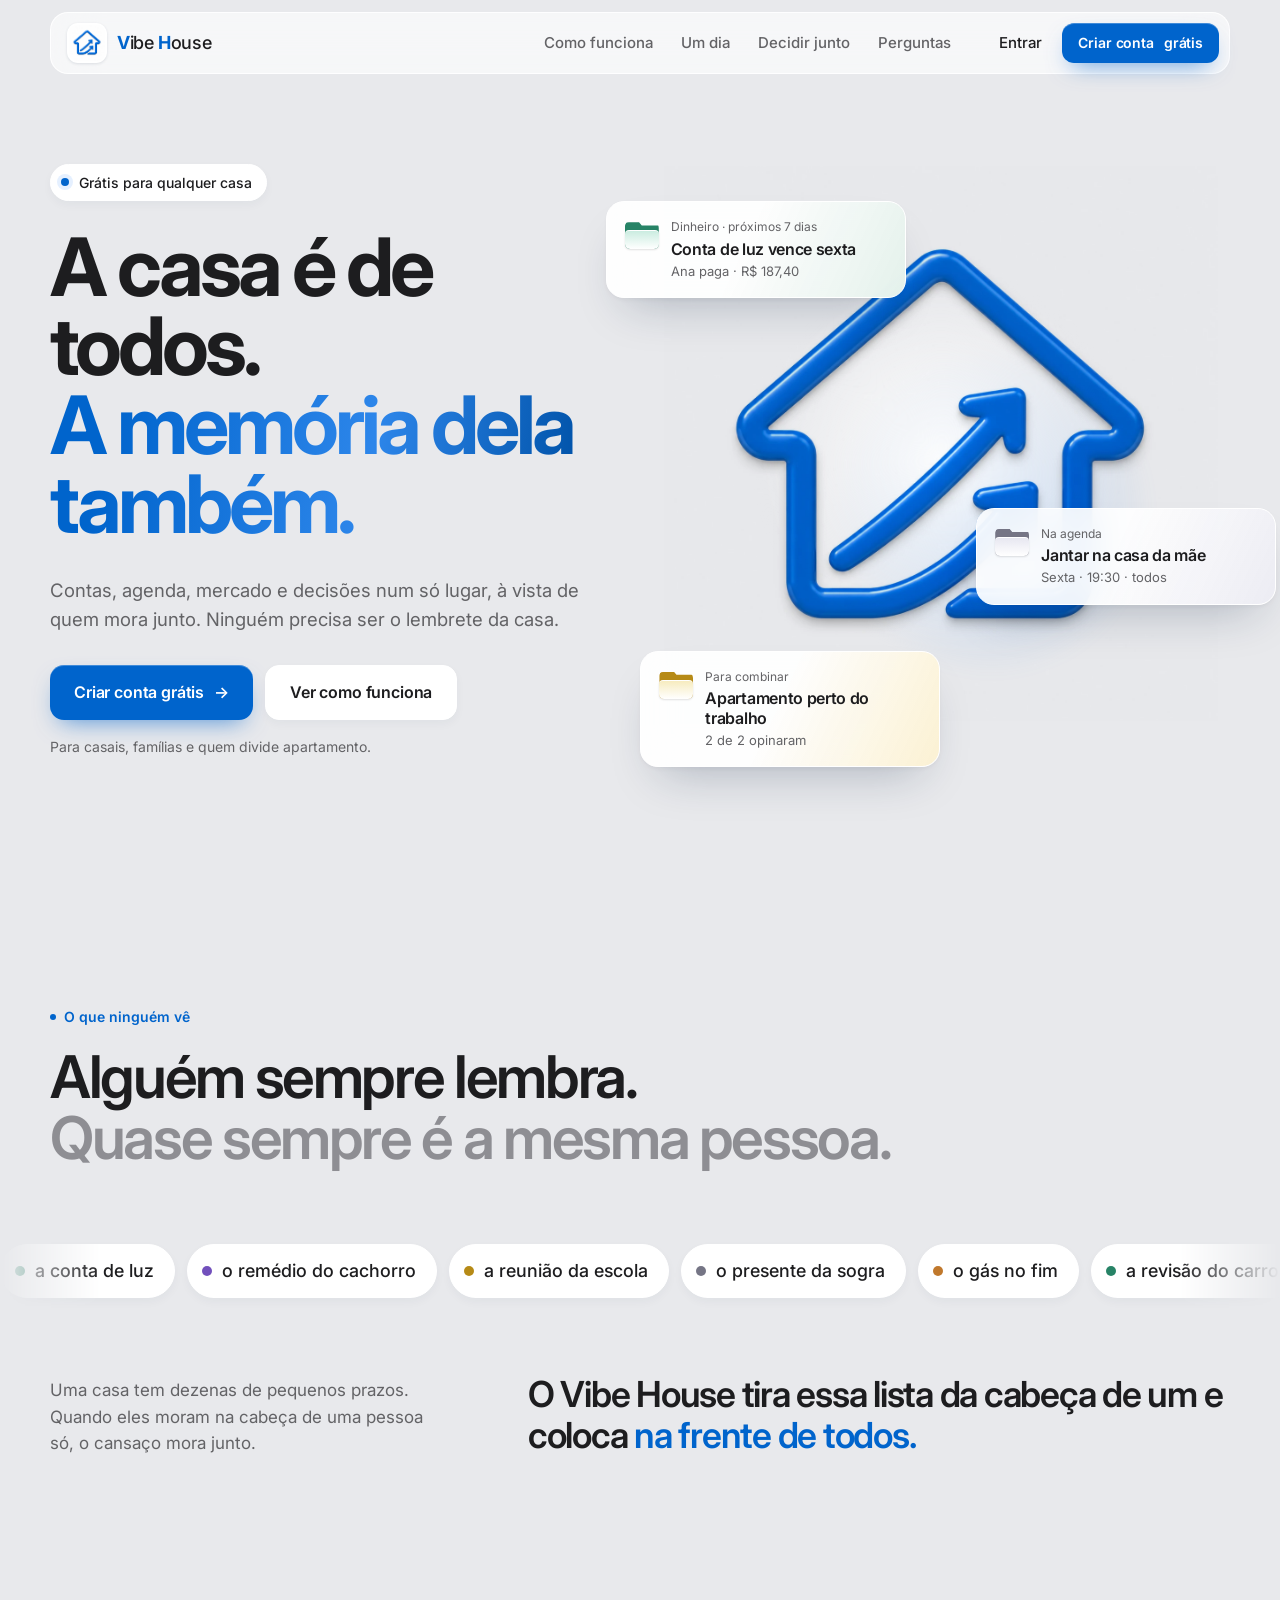
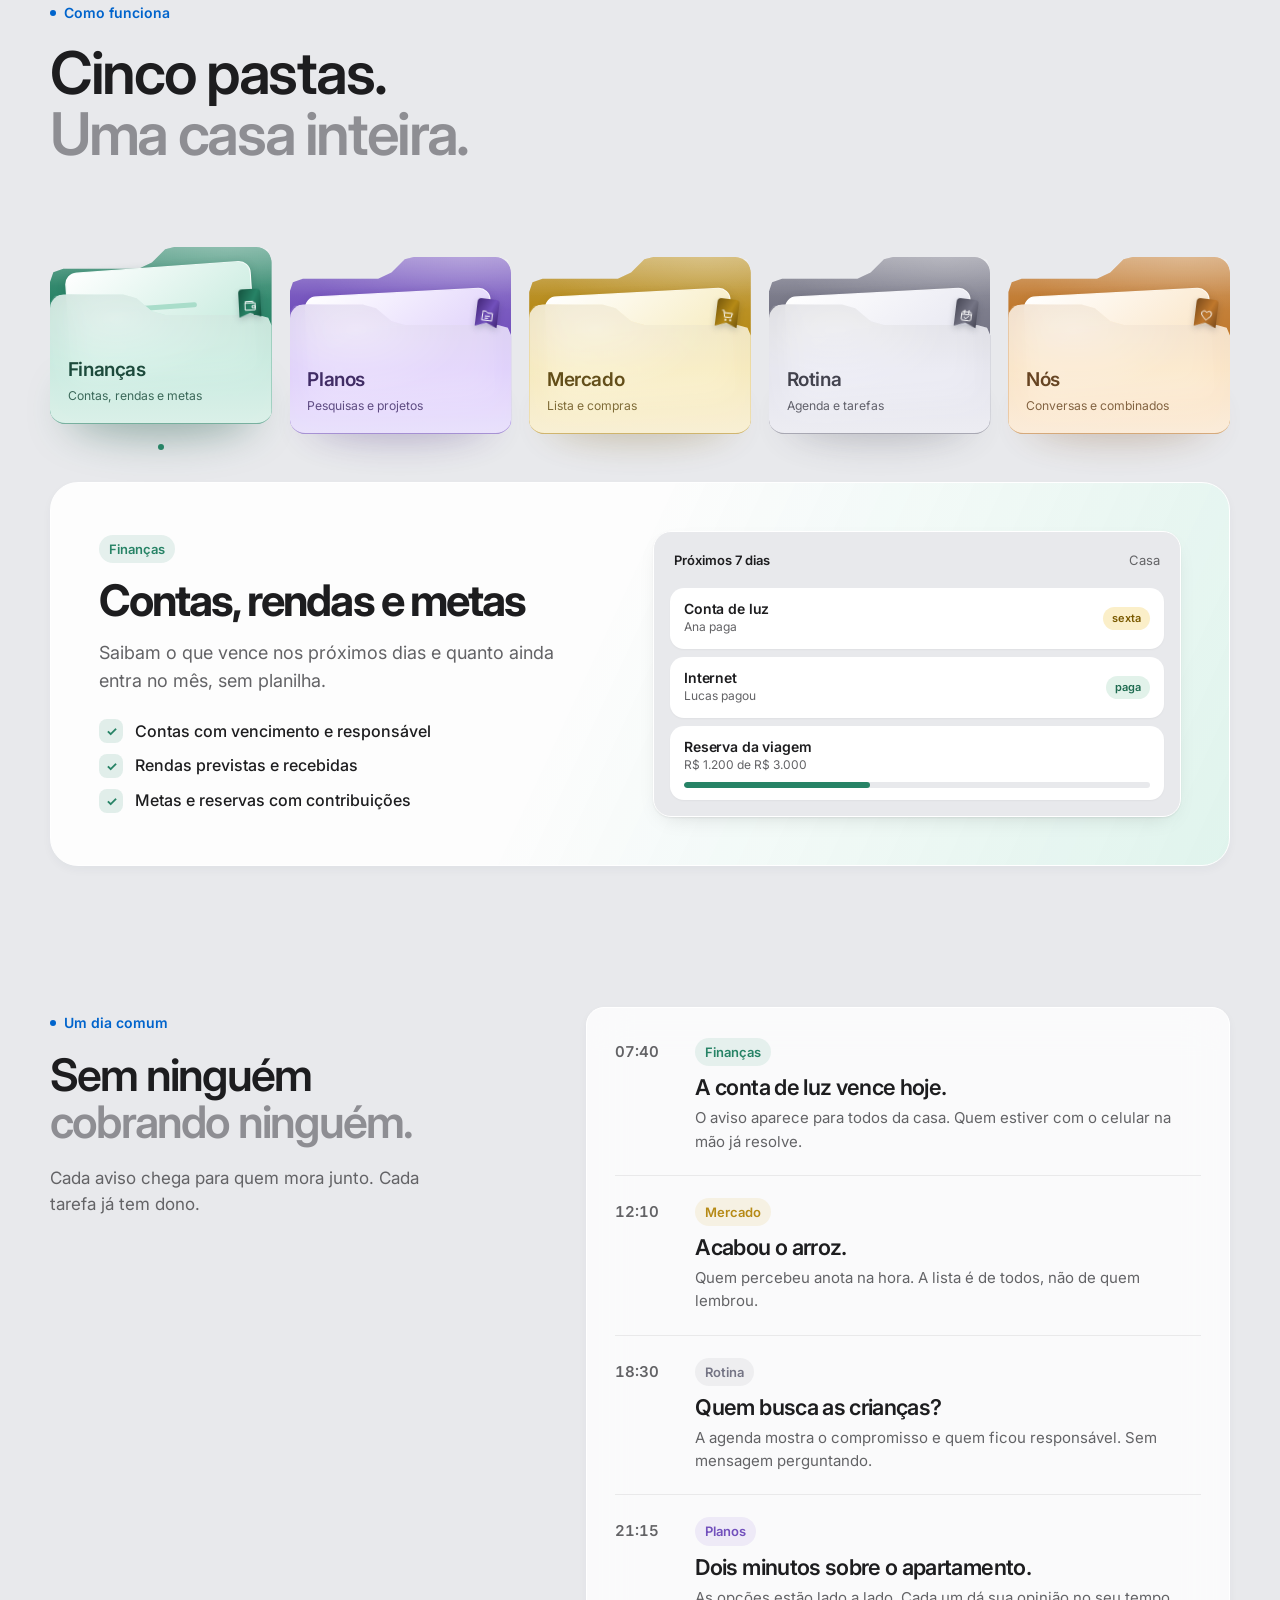
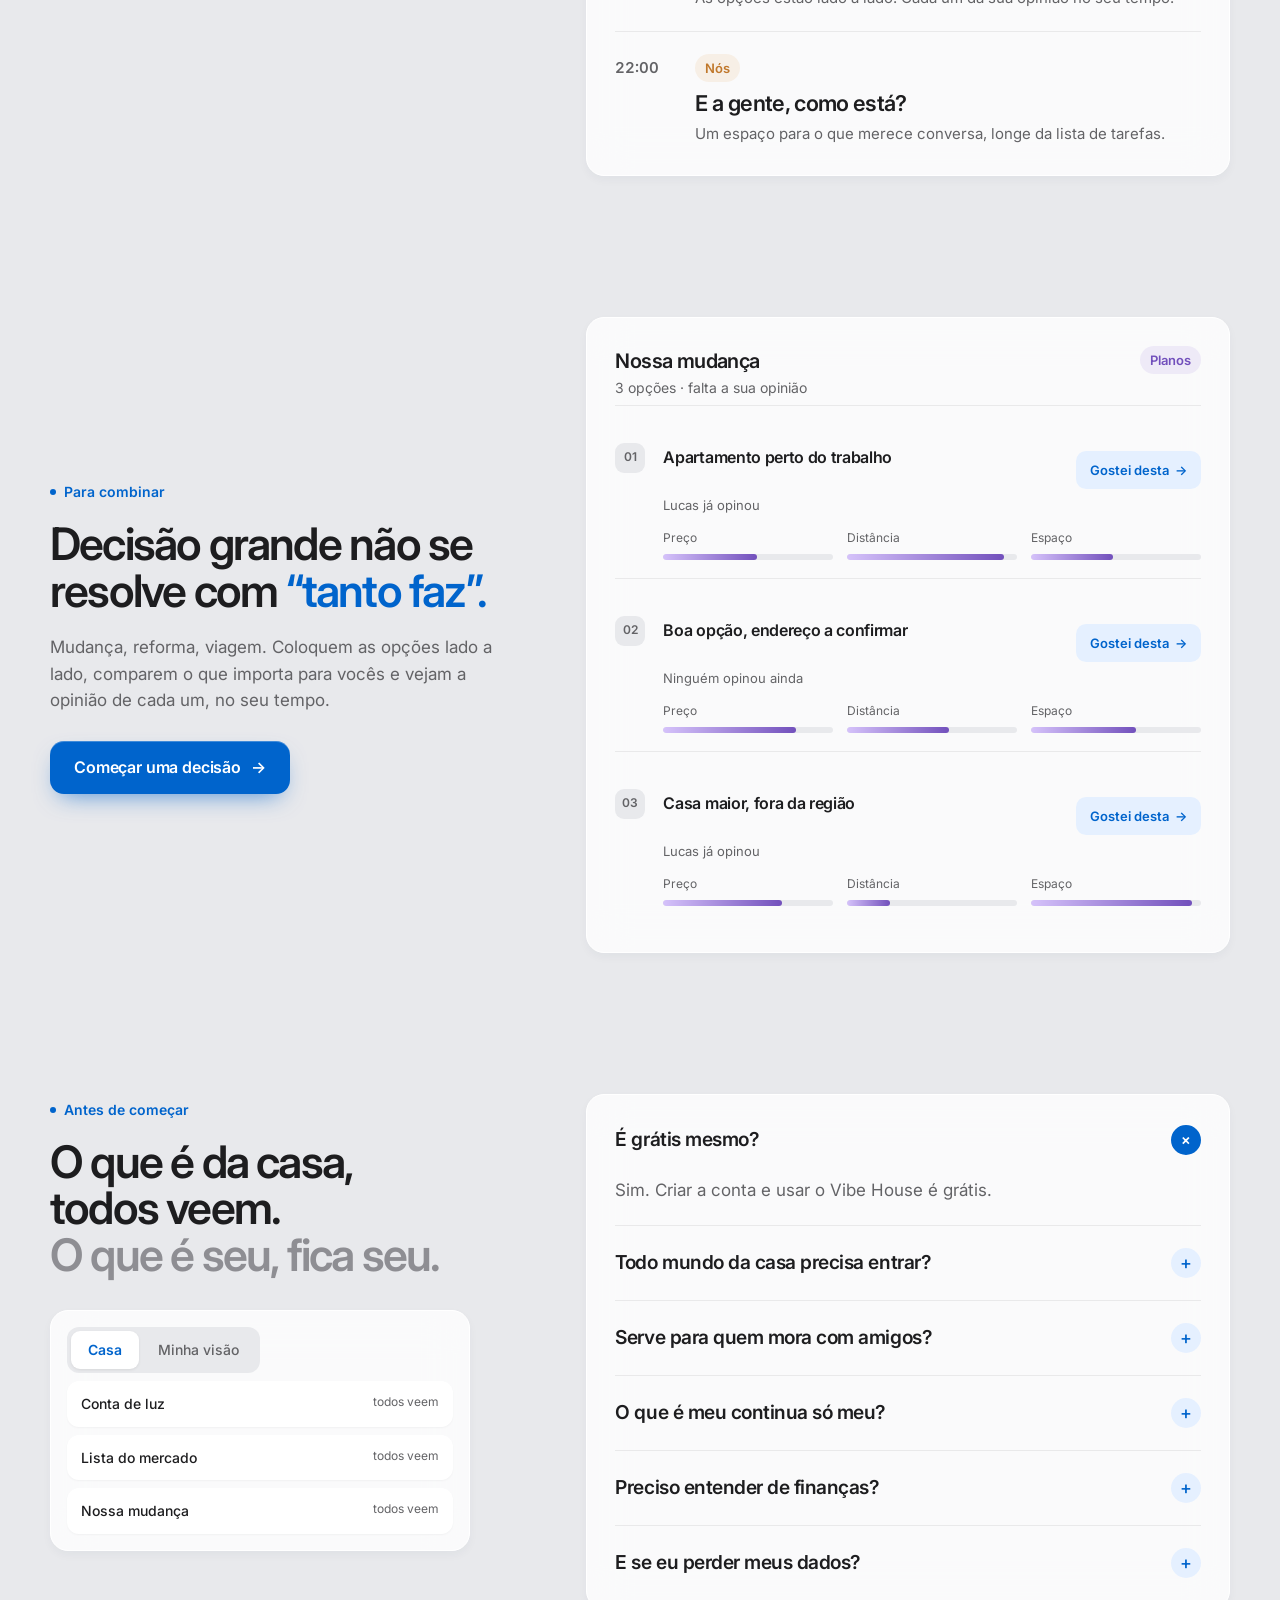
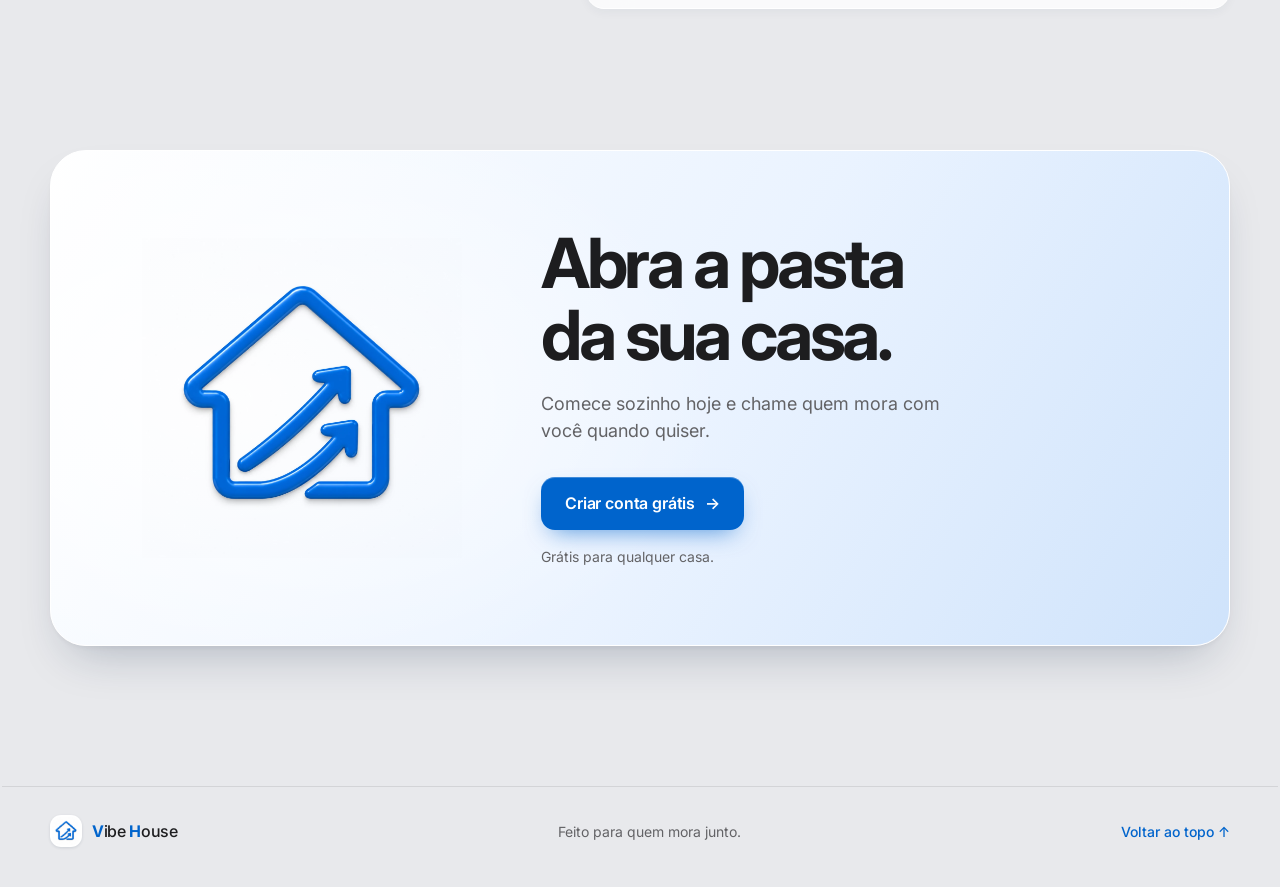
<file: index.html>
<!doctype html>
<html lang="pt-BR">
<head>
  <meta charset="utf-8">
  <meta name="viewport" content="width=device-width, initial-scale=1">
  <title>Vibe House · a casa é de todos</title>
  <meta name="description" content="Contas, agenda, mercado e decisões da casa num só lugar, à vista de quem mora junto. Grátis.">
  <link rel="icon" href="assets/simbolo.svg" type="image/svg+xml">
  <script>document.documentElement.classList.add("js");</script>
  <link rel="preconnect" href="https://fonts.googleapis.com">
  <link rel="preconnect" href="https://fonts.gstatic.com" crossorigin>
  <link href="https://fonts.googleapis.com/css2?family=Inter:wght@400;500;600;700&display=swap" rel="stylesheet">
  <link rel="stylesheet" href="styles/tokens.css">
  <link rel="stylesheet" href="styles/base.css">
  <link rel="stylesheet" href="styles/secoes.css">
</head>
<body>
  <a class="pular" href="#conteudo">Pular para o conteúdo</a>

  <header class="topo" data-topo>
    <div class="topo-barra">
      <a class="marca" href="#inicio" aria-label="Vibe House, início">
        <img class="marca-logo" src="assets/logo-3d.webp" alt="" width="40" height="40">
        <span class="marca-nome"><b>V</b>ibe <b>H</b>ouse</span>
      </a>
      <nav class="topo-nav" aria-label="Seções da página">
        <a href="#pastas">Como funciona</a>
        <a href="#dia">Um dia</a>
        <a href="#combinar">Decidir junto</a>
        <a href="#perguntas">Perguntas</a>
      </nav>
      <div class="topo-acoes">
        <a class="link-entrar" href="http://127.0.0.1:4317/" data-app>Entrar</a>
        <a class="botao botao-pequeno" href="http://127.0.0.1:4317/" data-app>Criar conta<span class="so-largo"> grátis</span></a>
      </div>
    </div>
  </header>

  <main id="conteudo">
    <!-- CAPA -->
    <section class="capa" id="inicio" aria-labelledby="t-capa">
      <div class="capa-texto">
        <p class="selo"><span class="ponto" aria-hidden="true"></span>Grátis para qualquer casa</p>
        <h1 class="capa-titulo" id="t-capa">
          <span class="linha">A casa é de todos.</span>
          <span class="linha destaque">A memória dela também.</span>
        </h1>
        <p class="capa-apoio">Contas, agenda, mercado e decisões num só lugar, à vista de quem mora junto. Ninguém precisa ser o lembrete da casa.</p>
        <div class="acoes">
          <a class="botao" href="http://127.0.0.1:4317/" data-app>Criar conta grátis <span class="seta" aria-hidden="true">→</span></a>
          <a class="botao botao-suave" href="#pastas">Ver como funciona</a>
        </div>
        <p class="capa-nota">Para casais, famílias e quem divide apartamento.</p>
      </div>

      <div class="capa-cena" role="img" aria-label="O logo do Vibe House cercado por avisos do app: conta de luz na sexta, jantar na agenda e uma escolha de apartamento para combinar.">
        <div class="capa-halo" aria-hidden="true"></div>
        <img class="capa-logo" src="assets/logo-3d.webp" alt="" width="520" height="520" data-flutua="-0.06">

        <div class="aviso aviso-verde" data-flutua="0.05">
          <span class="aviso-icone pasta-mini" style="--c:#278366;--l:#B9E6D6"></span>
          <span class="aviso-rotulo">Dinheiro · próximos 7 dias</span>
          <strong>Conta de luz vence sexta</strong>
          <small>Ana paga · R$ 187,40</small>
        </div>

        <div class="aviso aviso-cinza" data-flutua="0.09">
          <span class="aviso-icone pasta-mini" style="--c:#757585;--l:#DFDFEC"></span>
          <span class="aviso-rotulo">Na agenda</span>
          <strong>Jantar na casa da mãe</strong>
          <small>Sexta · 19:30 · todos</small>
        </div>

        <div class="aviso aviso-amarelo" data-flutua="-0.03">
          <span class="aviso-icone pasta-mini" style="--c:#B68A16;--l:#F4E5A9"></span>
          <span class="aviso-rotulo">Para combinar</span>
          <strong>Apartamento perto do trabalho</strong>
          <small>2 de 2 opinaram</small>
        </div>
      </div>
    </section>

    <!-- O QUE NINGUÉM VÊ -->
    <section class="bloco invisivel" id="invisivel" aria-labelledby="t-invisivel">
      <div class="largura">
        <p class="sobre-titulo revela">O que ninguém vê</p>
        <h2 class="titulo revela" id="t-invisivel">Alguém sempre lembra.<br><span class="fraco">Quase sempre é a mesma pessoa.</span></h2>
      </div>
      <div class="faixa" aria-label="Exemplos de coisas que alguém precisa lembrar">
        <ul class="faixa-trilho" data-faixa></ul>
      </div>
      <div class="largura invisivel-fim">
        <p class="revela">Uma casa tem dezenas de pequenos prazos. Quando eles moram na cabeça de uma pessoa só, o cansaço mora junto.</p>
        <p class="invisivel-virada revela">O Vibe House tira essa lista da cabeça de um e coloca <span class="azul">na frente de todos.</span></p>
      </div>
    </section>

    <!-- CINCO PASTAS -->
    <section class="bloco" id="pastas" aria-labelledby="t-pastas">
      <div class="largura">
        <div class="cabeca">
          <div>
            <p class="sobre-titulo revela">Como funciona</p>
            <h2 class="titulo revela" id="t-pastas">Cinco pastas.<br><span class="fraco">Uma casa inteira.</span></h2>
          </div>
          <p class="cabeca-apoio revela">Cada assunto da casa tem a sua pasta. Toque em uma para ver o que tem dentro.</p>
        </div>

        <div class="estante" role="tablist" aria-label="Pastas do Vibe House" data-abas></div>
        <div class="painel" role="tabpanel" tabindex="0" data-painel></div>
      </div>
    </section>

    <!-- UM DIA COMUM -->
    <section class="bloco" id="dia" aria-labelledby="t-dia">
      <div class="largura dia">
        <div class="dia-lado">
          <p class="sobre-titulo revela">Um dia comum</p>
          <h2 class="titulo revela" id="t-dia">Sem ninguém<br><span class="fraco">cobrando ninguém.</span></h2>
          <p class="dia-apoio revela">Cada aviso chega para quem mora junto. Cada tarefa já tem dono.</p>
        </div>
        <ol class="linha-tempo cartao" data-dia></ol>
      </div>
    </section>

    <!-- PARA COMBINAR -->
    <section class="bloco combinar-bloco" id="combinar" aria-labelledby="t-combinar">
      <div class="largura combinar">
        <div class="combinar-texto">
          <p class="sobre-titulo revela">Para combinar</p>
          <h2 class="titulo revela" id="t-combinar">Decisão grande não se resolve com <span class="azul">“tanto faz”.</span></h2>
          <p class="revela">Mudança, reforma, viagem. Coloquem as opções lado a lado, comparem o que importa para vocês e vejam a opinião de cada um, no seu tempo.</p>
          <a class="botao" href="http://127.0.0.1:4317/" data-app>Começar uma decisão <span class="seta" aria-hidden="true">→</span></a>
        </div>
        <div class="quadro cartao">
          <div class="quadro-cabeca">
            <div>
              <h3>Nossa mudança</h3>
              <p>3 opções · falta a sua opinião</p>
            </div>
            <span class="etiqueta-pasta" style="--c:#7250BC">Planos</span>
          </div>
          <div data-escolhas></div>
        </div>
      </div>
    </section>

    <!-- PERGUNTAS -->
    <section class="bloco" id="perguntas" aria-labelledby="t-perguntas">
      <div class="largura perguntas">
        <div class="perguntas-lado">
          <p class="sobre-titulo revela">Antes de começar</p>
          <h2 class="titulo revela" id="t-perguntas">O que é da casa, todos veem.<br><span class="fraco">O que é seu, fica seu.</span></h2>
          <div class="visoes cartao">
            <div class="alternador" role="group" aria-label="Trocar de visão">
              <button type="button" aria-pressed="true" data-visao="casa">Casa</button>
              <button type="button" aria-pressed="false" data-visao="minha">Minha visão</button>
            </div>
            <ul class="visoes-lista" data-visoes-lista aria-live="polite"></ul>
          </div>
        </div>
        <div class="faq cartao" data-faq></div>
      </div>
    </section>

    <!-- FINAL -->
    <section class="bloco final" id="comecar" aria-labelledby="t-final">
      <div class="largura">
        <div class="final-cartao">
          <img class="final-logo" src="assets/logo-3d.webp" alt="" width="260" height="260">
          <div class="final-texto">
            <h2 class="titulo revela" id="t-final">Abra a pasta da sua casa.</h2>
            <p class="revela">Comece sozinho hoje e chame quem mora com você quando quiser.</p>
            <div class="acoes">
              <a class="botao" href="http://127.0.0.1:4317/" data-app>Criar conta grátis <span class="seta" aria-hidden="true">→</span></a>
            </div>
            <p class="capa-nota">Grátis para qualquer casa.</p>
          </div>
        </div>
      </div>
    </section>
  </main>

  <footer class="rodape">
    <div class="largura rodape-dentro">
      <a class="marca" href="#inicio" aria-label="Vibe House, voltar ao início">
        <img class="marca-logo" src="assets/logo-3d.webp" alt="" width="32" height="32">
        <span class="marca-nome"><b>V</b>ibe <b>H</b>ouse</span>
      </a>
      <p>Feito para quem mora junto.</p>
      <a class="link-sub" href="#inicio">Voltar ao topo ↑</a>
    </div>
  </footer>

  <script src="scripts/dados.js"></script>
  <script src="scripts/pagina.js"></script>
</body>
</html>
</file>
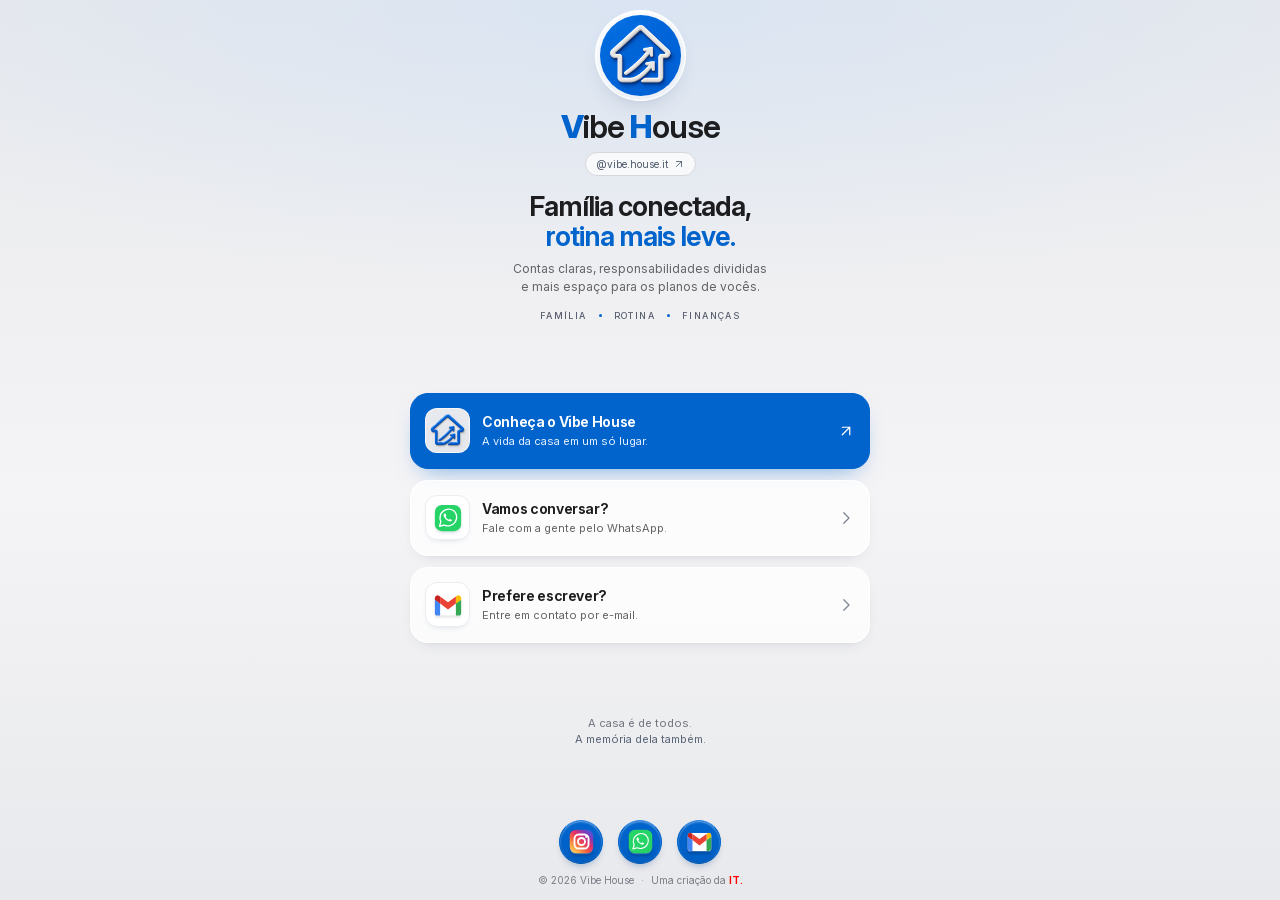
<file: links/index.html>
<!doctype html>
<html lang="pt-BR">
<head>
  <meta charset="utf-8"><meta name="viewport" content="width=device-width,initial-scale=1,viewport-fit=cover">
  <meta name="theme-color" content="#E8E9EC"><meta name="robots" content="noindex,follow"><link rel="canonical" href="https://vibehouse.it-ia.tec.br/links/">
  <title>Vibe House | Família, Rotina &amp; Finanças</title>
  <meta name="description" content="A casa é de todos. A memória dela também. Conheça a Vibe House e encontre nossos canais oficiais.">
  <meta property="og:title" content="Vibe House | Família, Rotina &amp; Finanças"><meta property="og:description" content="Família conectada, rotina mais leve. Todos os nossos links em um só lugar."><meta property="og:type" content="website">
  <meta property="og:image" content="https://vibehouse.it-ia.tec.br/links/assets/social-preview.png"><meta property="og:url" content="https://vibehouse.it-ia.tec.br/links/">
  <link rel="icon" type="image/png" href="assets/vibe-house.png"><link rel="apple-touch-icon" href="assets/vibe-house.png">
  <link rel="preload" href="assets/InterVariable.ttf" as="font" type="font/ttf" crossorigin>
  <link rel="stylesheet" href="style.css"><link rel="stylesheet" href="mobile-fit.css">
</head>
<body>
  <a class="skip" href="#links">Ir para os links</a>
  <svg class="symbols" xmlns="http://www.w3.org/2000/svg" aria-hidden="true"><defs>
    <symbol id="arrow" viewBox="0 0 24 24"><path d="m9 5 7 7-7 7"/></symbol>
    <symbol id="external" viewBox="0 0 24 24"><path d="M7 17 17 7M7 7h10v10"/></symbol>
    <symbol id="whatsapp" viewBox="0 0 24 24"><path d="M20.3 3.7a11 11 0 0 0-17.2 13L1.5 22.5l5.9-1.6a11 11 0 0 0 12.9-17.2Z"/><path d="M8 6.5c-.5 0-1.5 1-1.5 2.2 0 3 5 7.8 8.4 7.8 1 0 2.3-1 2.4-1.8l-3-1.5-1.1 1.2c-1.5-.5-3.4-2.2-4.1-3.8l1-1.3L8.8 6.5Z"/></symbol>
    <symbol id="mail" viewBox="0 0 24 24"><rect x="3" y="5" width="18" height="14" rx="3"/><path d="m4 7 8 6 8-6"/></symbol>
    <symbol id="instagram" viewBox="0 0 24 24"><rect x="3" y="3" width="18" height="18" rx="5"/><circle cx="12" cy="12" r="4"/><circle cx="17.5" cy="6.5" r=".7"/></symbol>
  
    <linearGradient id="instagram-gradient" x1="0" y1="1" x2=".9" y2="0" gradientUnits="objectBoundingBox"><stop offset="0" stop-color="#ffdc80"/><stop offset=".2" stop-color="#fcaf45"/><stop offset=".4" stop-color="#f56040"/><stop offset=".6" stop-color="#e1306c"/><stop offset=".8" stop-color="#833ab4"/><stop offset="1" stop-color="#405de6"/></linearGradient>
    <symbol id="instagram-color" viewBox="0 0 32 32"><rect x="1" y="1" width="30" height="30" rx="8" fill="url(#instagram-gradient)" stroke="none"/><rect x="7" y="7" width="18" height="18" rx="5.5" stroke="#fff" stroke-width="2.4"/><circle cx="16" cy="16" r="4.5" stroke="#fff" stroke-width="2.4"/><circle cx="22" cy="10" r="1.4" fill="#fff" stroke="none"/></symbol>
    <symbol id="whatsapp-color" viewBox="0 0 32 32"><rect x="1" y="1" width="30" height="30" rx="8" fill="#25d366" stroke="none"/><g transform="translate(5 5) scale(.91)" stroke="#fff" stroke-width="1.7"><path d="M20.3 3.7a11 11 0 0 0-17.2 13L1.5 22.5l5.9-1.6a11 11 0 0 0 12.9-17.2Z"/><path d="M8 6.5c-.5 0-1.5 1-1.5 2.2 0 3 5 7.8 8.4 7.8 1 0 2.3-1 2.4-1.8l-3-1.5-1.1 1.2c-1.5-.5-3.4-2.2-4.1-3.8l1-1.3L8.8 6.5Z" fill="#fff" stroke="none"/></g></symbol>
    <symbol id="gmail-color" viewBox="0 0 32 32"><rect x="1" y="5" width="30" height="23" rx="3.5" fill="#fff" stroke="none"/><path d="M1 10v15a3 3 0 0 0 3 3h3V14Z" fill="#4285f4" stroke="none"/><path d="m25 14 6-4v15a3 3 0 0 1-3 3h-3Z" fill="#34a853" stroke="none"/><path d="M1 10V8a3 3 0 0 1 4.7-2.5L7 6.4v7.8Z" fill="#c5221f" stroke="none"/><path d="m25 6.4 1.3-.9A3 3 0 0 1 31 8v2l-6 4.2Z" fill="#fbbc04" stroke="none"/><path d="m7 6.4 9 6.5 9-6.5v7.8L16 21l-9-6.8Z" fill="#ea4335" stroke="none"/></symbol>
</defs></svg>
  <main class="page">
    <header class="profile">
      <div class="avatar-ring"><img class="avatar" src="assets/vibe-house.png" alt="Símbolo oficial da Vibe House, uma casa com duas setas" width="112" height="112" fetchpriority="high"></div>
      <h1 aria-label="Vibe House"><b>V</b>ibe <b>H</b>ouse</h1>
      <a class="handle" href="https://www.instagram.com/vibe.house.it/" target="_blank" rel="noopener noreferrer">@vibe.house.it <svg aria-hidden="true"><use href="#external"/></svg></a>
      <p class="promise">Família conectada,<br><span>rotina mais leve.</span></p>
      <p class="intro">Contas claras, responsabilidades divididas<br class="wide-break"> e mais espaço para os planos de vocês.</p>
      <div class="areas" aria-label="Família, rotina e finanças"><span>Família</span><i></i><span>Rotina</span><i></i><span>Finanças</span></div>
    </header>
    <nav id="links" class="links" aria-label="Links oficiais da Vibe House">
      <a class="link-card primary" href="https://vibehouse.it-ia.tec.br/" target="_blank" rel="noopener noreferrer" data-track="site">
        <div class="card-icon brand-icon"><img src="assets/vibe-house-nevoa.png" width="48" height="48" alt=""></div>
        <span class="card-copy"><strong>Conheça o Vibe House</strong><span>A vida da casa em um só lugar.</span></span>
        <svg class="card-arrow" aria-hidden="true"><use href="#external"/></svg>
      </a>
      <a class="link-card" href="https://wa.me/5511960288595?text=Ol%C3%A1!%20Vim%20pelo%20Instagram%20da%20Vibe%20House%20e%20quero%20saber%20mais%20sobre%20o%20app." target="_blank" rel="noopener noreferrer" data-track="whatsapp">
        <div class="card-icon whatsapp-icon"><svg aria-hidden="true"><use href="#whatsapp-color"/></svg></div>
        <span class="card-copy"><strong>Vamos conversar?</strong><span>Fale com a gente pelo WhatsApp.</span></span>
        <svg class="card-arrow" aria-hidden="true"><use href="#arrow"/></svg>
      </a>
      <a class="link-card" href="mailto:contato@it-ia.tec.br?subject=Contato%20sobre%20a%20Vibe%20House" data-track="email">
        <div class="card-icon mail-icon"><svg aria-hidden="true"><use href="#gmail-color"/></svg></div>
        <span class="card-copy"><strong>Prefere escrever?</strong><span>Entre em contato por e-mail.</span></span>
        <svg class="card-arrow" aria-hidden="true"><use href="#arrow"/></svg>
      </a>
    </nav>
    <p class="signature">A casa é de todos.<br><span>A memória dela também.</span></p>
    <footer>
      <div class="socials" aria-label="Outros canais">
        <a href="https://www.instagram.com/vibe.house.it/" target="_blank" rel="noopener noreferrer" aria-label="Instagram da Vibe House"><svg class="social-icon" aria-hidden="true"><use href="#instagram-color"/></svg></a>
        <a href="https://wa.me/5511960288595?text=Ol%C3%A1!%20Quero%20conhecer%20a%20Vibe%20House." target="_blank" rel="noopener noreferrer" aria-label="WhatsApp da Vibe House"><svg class="social-icon" aria-hidden="true"><use href="#whatsapp-color"/></svg></a>
        <a href="mailto:contato@it-ia.tec.br?subject=Vibe%20House" aria-label="E-mail da Vibe House"><svg class="social-icon" aria-hidden="true"><use href="#gmail-color"/></svg></a>
      </div>
      <p>© 2026 Vibe House <span>·</span> Uma criação da <a href="https://it-ia.tec.br/" target="_blank" rel="noopener noreferrer">IT.</a></p>
    </footer>
  </main>
</body>
</html>
</file>
<file: styles/tokens.css>
/* Tokens da marca Vibe House: os mesmos valores do app (127.0.0.1:4317) */
:root {
  /* Cores base do app */
  --azul: #0064CC;
  --azul-escuro: #0052A8;
  --azul-claro: #E5F0FF;
  --azul-brilho: #3D8EF0;
  --fundo: #E8E9EC;
  --sup: #FFFFFF;
  --vidro: rgba(255, 255, 255, .78);
  --texto: #1D1D1F;
  --fraco: #636366;
  --borda: #D2D2D7;
  --linha: rgba(29, 29, 31, .08);

  /* Cores das cinco pastas, iguais ao app */
  --financas: #278366;  --financas-claro: #B9E6D6;
  --planos:   #7250BC;  --planos-claro:   #D5C2FA;
  --mercado:  #B68A16;  --mercado-claro:  #F4E5A9;
  --rotina:   #757585;  --rotina-claro:   #DFDFEC;
  --nos:      #C0782C;  --nos-claro:      #F9DDB5;

  /* Tipografia: Inter, como no app */
  --fonte: "Inter", system-ui, -apple-system, "Segoe UI", sans-serif;
  --titulo-peso: 600;
  --titulo-espaco: -0.03em;

  /* Cantos e sombras do app */
  --raio-sm: 10px;
  --raio: 18px;
  --raio-lg: 28px;
  --sombra: 0 1px 2px rgb(0 0 0 / .06), 0 8px 24px -12px rgb(0 0 0 / .18);
  --sombra-suave: 0 4px 10px rgba(19, 40, 68, .04);
  --sombra-alta: 0 2px 4px rgb(0 0 0 / .04), 0 24px 48px -20px rgba(19, 40, 68, .28);

  /* Grade */
  --largura: 1180px;
  --margem: clamp(16px, 4vw, 48px);
  --bloco: clamp(80px, 11vw, 150px);

  /* Movimento do app */
  --curva: cubic-bezier(0.32, 0.72, 0, 1);
  --rapido: 200ms;
  --medio: 600ms;
}
</file>
<file: styles/base.css>
/* Base: reset leve, tipografia, botões */
*, *::before, *::after { box-sizing: border-box; }

html { scroll-behavior: smooth; scroll-padding-top: 96px; }
html, body { overflow-x: clip; }

body {
  margin: 0;
  background: var(--fundo);
  color: var(--texto);
  font-family: var(--fonte);
  font-size: 17px;
  line-height: 1.55;
  -webkit-font-smoothing: antialiased;
  text-rendering: optimizeLegibility;
}

h1, h2, h3, p, ul, ol { margin: 0; }
ul, ol { padding: 0; list-style: none; }
img, svg { display: block; max-width: 100%; }
button { font: inherit; color: inherit; }
a { color: inherit; }

:focus-visible { outline: 3px solid var(--azul-brilho); outline-offset: 3px; border-radius: 6px; }

.pular {
  position: absolute; left: 16px; top: -60px; z-index: 100;
  background: var(--texto); color: #fff;
  padding: 10px 16px; border-radius: var(--raio-sm); text-decoration: none;
}
.pular:focus { top: 16px; }

.largura { max-width: calc(var(--largura) + 2 * var(--margem)); margin: 0 auto; padding: 0 var(--margem); }

/* Títulos: Inter 600 bem fechado, como no app */
.titulo {
  font-size: clamp(2.2rem, 4.6vw, 4rem);
  font-weight: var(--titulo-peso);
  letter-spacing: -0.04em;
  line-height: 1.04;
  text-wrap: balance;
}
.fraco { color: #8E8E93; }
.azul { color: var(--azul); }

.sobre-titulo {
  display: inline-flex; align-items: center; gap: 8px;
  margin-bottom: 18px;
  font-size: 14px; font-weight: 600; color: var(--azul);
}
.sobre-titulo::before { content: ""; width: 6px; height: 6px; border-radius: 50%; background: currentColor; }

/* Cartão branco translúcido do app */
.cartao {
  background: var(--vidro);
  border: 1px solid #fff;
  border-radius: var(--raio);
  box-shadow: var(--sombra-suave);
  backdrop-filter: blur(20px) saturate(1.4);
}

/* Botões */
.botao {
  display: inline-flex; align-items: center; justify-content: center; gap: 10px;
  min-height: 52px; padding: 14px 24px;
  background: var(--azul); color: #fff;
  font-weight: 600; font-size: 16px; text-decoration: none; letter-spacing: -0.01em;
  border-radius: 14px;
  box-shadow: 0 1px 0 rgba(255, 255, 255, .25) inset, 0 10px 24px -10px rgba(0, 100, 204, .7);
  transition: transform var(--rapido) var(--curva), background-color var(--rapido), box-shadow var(--rapido);
}
.botao:hover { background: var(--azul-escuro); transform: translateY(-2px); box-shadow: 0 1px 0 rgba(255, 255, 255, .25) inset, 0 14px 28px -10px rgba(0, 100, 204, .75); }
.botao:active { transform: translateY(0); }
.botao .seta { transition: transform var(--rapido) var(--curva); }
.botao:hover .seta { transform: translateX(4px); }

.botao-pequeno { min-height: 40px; padding: 8px 16px; font-size: 14px; border-radius: 12px; }

.botao-suave { background: var(--sup); color: var(--texto); box-shadow: var(--sombra-suave); border: 1px solid #fff; }
.botao-suave:hover { background: var(--sup); color: var(--azul); box-shadow: var(--sombra); }

.link-sub { text-decoration: none; font-weight: 500; color: var(--azul); }
.link-sub:hover { text-decoration: underline; text-underline-offset: 4px; }

/* Entrada ao rolar */
.js .revela { opacity: 0; transform: translateY(18px); transition: opacity var(--medio) var(--curva), transform var(--medio) var(--curva); }
.js .revela.visivel { opacity: 1; transform: none; }

@media (prefers-reduced-motion: reduce) {
  html { scroll-behavior: auto; }
  *, *::before, *::after { animation: none !important; transition: none !important; }
  .js .revela { opacity: 1; transform: none; }
}
</file>
<file: styles/secoes.css>
/* ===========================================================
   TOPO: barra de vidro flutuante, como os painéis do app
   =========================================================== */
.topo { position: sticky; top: 0; z-index: 50; padding: 12px var(--margem) 0; }
.topo-barra {
  max-width: var(--largura); margin: 0 auto;
  display: flex; align-items: center; gap: 24px;
  padding: 10px 10px 10px 16px;
  background: rgba(255, 255, 255, .62);
  border: 1px solid rgba(255, 255, 255, .9);
  border-radius: var(--raio);
  backdrop-filter: blur(24px) saturate(1.6);
  transition: box-shadow var(--rapido), background-color var(--rapido);
}
.topo.rolou .topo-barra { background: rgba(255, 255, 255, .82); box-shadow: var(--sombra); }

.marca { display: inline-flex; align-items: center; gap: 10px; text-decoration: none; color: var(--texto); }
/* Logo num ladrilho branco, como o ícone do app */
.marca-logo { width: 40px; height: 40px; padding: 2px; background: #fff; border-radius: 11px; box-shadow: 0 1px 3px rgba(19, 40, 68, .12); }
.marca-nome { font-size: 18px; font-weight: 500; letter-spacing: -0.02em; }
.marca-nome b { font-weight: 700; color: var(--azul); }

.topo-nav { display: flex; gap: 4px; margin-left: auto; }
.topo-nav a {
  padding: 8px 12px; border-radius: var(--raio-sm);
  text-decoration: none; font-size: 15px; font-weight: 500; color: var(--fraco);
  transition: background-color var(--rapido), color var(--rapido);
}
.topo-nav a:hover { background: rgba(255, 255, 255, .9); color: var(--texto); }

.topo-acoes { display: flex; align-items: center; gap: 8px; }
.link-entrar { padding: 8px 12px; font-size: 15px; font-weight: 500; text-decoration: none; border-radius: var(--raio-sm); }
.link-entrar:hover { color: var(--azul); background: rgba(255, 255, 255, .9); }

/* ===========================================================
   CAPA
   =========================================================== */
.capa {
  display: grid; grid-template-columns: repeat(12, minmax(0, 1fr)); column-gap: 24px;
  align-items: center;
  max-width: calc(var(--largura) + 2 * var(--margem));
  margin: 0 auto;
  padding: clamp(48px, 7vw, 96px) var(--margem) clamp(64px, 8vw, 110px);
}
.capa-texto { grid-column: 1 / 7; grid-row: 1; position: relative; z-index: 2; }

.selo {
  display: inline-flex; align-items: center; gap: 10px;
  padding: 7px 14px 7px 10px;
  background: var(--sup); border: 1px solid #fff; border-radius: 999px; box-shadow: var(--sombra-suave);
  font-size: 14px; font-weight: 500;
}
.ponto { width: 8px; height: 8px; border-radius: 50%; background: var(--azul); box-shadow: 0 0 0 4px var(--azul-claro); }

.capa-titulo {
  margin-top: 26px;
  font-size: clamp(2.9rem, 6.3vw, 5.6rem);
  font-weight: 700;
  letter-spacing: -0.05em;
  line-height: .98;
}
.capa-titulo .linha { display: block; }
.capa-titulo .destaque {
  background: linear-gradient(100deg, #0064CC 10%, #2D86EA 55%, #0052A8 90%);
  -webkit-background-clip: text; background-clip: text; color: transparent;
  padding-bottom: .08em;
}
.js .capa-titulo .linha { opacity: 0; transform: translateY(.3em); animation: sobe 900ms var(--curva) forwards; }
.js .capa-titulo .linha + .linha { animation-delay: 140ms; }
@keyframes sobe { to { opacity: 1; transform: none; } }

.capa-apoio { margin-top: 26px; max-width: 30em; font-size: clamp(17px, 1.45vw, 20px); color: var(--fraco); }
.acoes { display: flex; flex-wrap: wrap; gap: 12px; margin-top: 32px; }
.capa-nota { margin-top: 16px; font-size: 14px; color: var(--fraco); }

/* Cena: logo 3D cercado por avisos do app */
.capa-cena { grid-column: 7 / 13; grid-row: 1; position: relative; aspect-ratio: 1 / 1.02; min-height: 0; }
.capa-halo {
  position: absolute; inset: 6%;
  border-radius: 50%;
  background:
    radial-gradient(closest-side, rgba(255, 255, 255, .95), rgba(255, 255, 255, 0) 72%),
    radial-gradient(closest-side at 60% 60%, rgba(61, 142, 240, .28), rgba(61, 142, 240, 0) 80%);
  filter: blur(6px);
}
.capa-logo {
  position: absolute; left: 2%; top: 0; width: 96%; height: auto;
  mix-blend-mode: multiply;
  transform: translateY(var(--desloca, 0px));
  animation: respira 7s ease-in-out infinite;
}
@keyframes respira { 50% { translate: 0 -10px; } }

.aviso {
  position: absolute; z-index: 2;
  display: grid; grid-template-columns: auto 1fr; gap: 2px 12px; align-items: center;
  width: min(300px, 62%);
  padding: 16px 18px;
  border: 1px solid #fff; border-radius: var(--raio);
  box-shadow: var(--sombra-alta);
  backdrop-filter: blur(18px);
  transform: translateY(var(--desloca, 0px));
  transition: box-shadow var(--medio) var(--curva);
}
.aviso .aviso-icone { grid-row: 1 / 4; align-self: start; margin-top: 4px; }
.aviso-rotulo { font-size: 12px; color: var(--fraco); }
.aviso strong { font-size: 16px; font-weight: 600; letter-spacing: -0.02em; line-height: 1.25; }
.aviso small { font-size: 13px; color: var(--fraco); }
.aviso-verde   { top: 6%;  left: -8%;  background: linear-gradient(115deg, rgba(255,255,255,.92) 45%, #E4F1EB); }
.aviso-cinza   { top: 58%; right: -8%; background: linear-gradient(115deg, rgba(255,255,255,.92) 45%, #ECECF3); }
.aviso-amarelo { bottom: -2%; left: -2%; background: linear-gradient(115deg, rgba(255,255,255,.92) 45%, #FBF1D3); }

/* Pasta pequena, ícone das áreas no app */
.pasta-mini { position: relative; display: block; width: 34px; height: 27px; flex: none; }
.pasta-mini::before {
  content: ""; position: absolute; inset: 0;
  background: var(--c);
  border-radius: 4px 6px 5px 5px;
  clip-path: polygon(0 12%, 4% 0, 42% 0, 50% 12%, 100% 12%, 100% 100%, 0 100%);
}
.pasta-mini::after {
  content: ""; position: absolute; left: 0; right: 0; bottom: 0; top: 30%;
  border-radius: 4px 4px 5px 5px;
  background: linear-gradient(180deg, color-mix(in srgb, var(--l) 75%, #fff), #fff);
  border-top: 1px solid rgba(255, 255, 255, .9);
  box-shadow: 0 1px 2px rgba(0, 0, 0, .12);
}

/* ===========================================================
   BLOCOS
   =========================================================== */
.bloco { padding: var(--bloco) 0 0; }
.final { padding-bottom: var(--bloco); }

.cabeca { display: flex; justify-content: space-between; align-items: end; gap: 32px; margin-bottom: clamp(40px, 5vw, 64px); }
.cabeca-apoio { max-width: 22em; color: var(--fraco); }

/* ===========================================================
   O QUE NINGUÉM VÊ
   =========================================================== */
.faixa {
  margin: clamp(40px, 5vw, 64px) 0;
  overflow: hidden;
  mask-image: linear-gradient(90deg, transparent, #000 8%, #000 92%, transparent);
  -webkit-mask-image: linear-gradient(90deg, transparent, #000 8%, #000 92%, transparent);
}
.faixa-trilho { display: flex; gap: 12px; width: max-content; padding: 12px 0; animation: corre 60s linear infinite; }
.faixa:hover .faixa-trilho { animation-play-state: paused; }
.faixa-trilho li {
  display: inline-flex; align-items: center; gap: 10px;
  padding: 12px 20px 12px 14px;
  background: var(--sup); border: 1px solid #fff; border-radius: 999px; box-shadow: var(--sombra-suave);
  font-size: clamp(15px, 1.4vw, 18px); font-weight: 500; white-space: nowrap;
}
.faixa-trilho li::before { content: ""; width: 10px; height: 10px; border-radius: 50%; background: var(--cor, var(--azul)); }
@keyframes corre { to { transform: translateX(calc(-50% - 6px)); } }

.invisivel-fim { display: grid; grid-template-columns: minmax(0, 4fr) minmax(0, 7fr); gap: 32px clamp(32px, 6vw, 96px); align-items: end; }
.invisivel-fim > p:first-child { color: var(--fraco); }
.invisivel-virada { font-size: clamp(1.6rem, 2.8vw, 2.4rem); font-weight: 600; letter-spacing: -0.035em; line-height: 1.15; }

/* ===========================================================
   CINCO PASTAS: as pastas de vidro do app
   =========================================================== */
.estante { display: grid; grid-template-columns: repeat(5, minmax(0, 1fr)); gap: 18px; padding-top: 28px; }

.pasta3d {
  --c: var(--azul); --d: #003F80; --l: #B5D6FB;
  position: relative; display: block; width: 100%;
  aspect-ratio: 340 / 272;
  padding: 0; border: 0; background: none; cursor: pointer; text-align: left;
  transition: transform var(--medio) var(--curva);
}
.pasta3d > span { position: absolute; display: block; }

.p-sombra {
  left: 8%; right: 8%; bottom: -3%; height: 22%;
  border-radius: 50%; background: color-mix(in srgb, var(--d) 45%, transparent);
  filter: blur(18px); opacity: .7;
  transition: opacity var(--medio) var(--curva), transform var(--medio) var(--curva);
}
.p-fundo {
  inset: 0;
  background: linear-gradient(180deg, color-mix(in srgb, var(--c) 82%, #fff) 0%, var(--c) 30%, var(--c) 100%);
  border-radius: 7% / 9%;
  clip-path: polygon(0 20%, 1.5% 14.5%, 6% 12.5%, 40% 12.5%, 46% 9%, 52% 1.5%, 57% 0, 94% 0, 98.5% 2%, 100% 8%, 100% 100%, 0 100%);
}
.p-fundo::after {
  content: ""; position: absolute; inset: 0;
  background: linear-gradient(rgba(255,255,255,.22), rgba(255,255,255,0) 22%), radial-gradient(120% 80% at 80% 0%, rgba(255,255,255,.18), rgba(255,255,255,0) 60%);
}
.p-papel {
  left: 8%; right: 8%; top: 20%; height: 62%;
  padding: 7% 7%;
  border: 1px solid rgba(255, 255, 255, .7); border-radius: 12px;
  background: linear-gradient(145deg, #fff, var(--l));
  box-shadow: 0 3px 8px color-mix(in srgb, var(--d) 25%, transparent);
  transform: rotate(-3deg);
  transition: transform var(--medio) var(--curva);
}
.p-papel::after { /* linhas de texto no papel */
  content: ""; position: absolute; left: 10%; right: 30%; top: 34%; height: 5px; border-radius: 4px;
  background: var(--l); box-shadow: 0 14px 0 var(--l), 0 28px 0 var(--l);
  filter: saturate(1.2) brightness(.95);
}
.p-marcador {
  z-index: 3; right: 5%; top: 24%; width: 10%; height: 16%;
  transform: rotate(7deg); transform-origin: 50% 0;
  filter: drop-shadow(0 3px 3px rgba(22, 32, 51, .2));
  transition: transform var(--medio) var(--curva);
}
.p-marcador i {
  position: absolute; inset: 0; display: flex; justify-content: center; padding-top: 22%;
  color: #fff;
  background: linear-gradient(115deg, var(--d), var(--c) 55%, var(--d));
  border-radius: 4px 4px 0 0;
  clip-path: polygon(0 0, 100% 0, 100% 100%, 50% 84%, 0 100%);
}
.p-marcador svg { width: 58%; height: auto; aspect-ratio: 1; }
.p-frente {
  z-index: 2; left: 0; right: 0; bottom: 0; top: 27%;
  border-bottom: 1px solid color-mix(in srgb, var(--c) 55%, #fff);
  border-radius: 7% / 11%;
  clip-path: polygon(0 6%, 2% 1%, 6% 0, 33% 0, 39% 3%, 46% 13%, 52% 16%, 94% 16%, 98.5% 18%, 100% 24%, 100% 100%, 0 100%);
  background: linear-gradient(180deg, color-mix(in srgb, var(--c) 22%, #fff) 0%, color-mix(in srgb, var(--l) 62%, #fff) 50%, color-mix(in srgb, var(--l) 36%, #fff) 100%);
  opacity: .95;
  backdrop-filter: blur(14px) saturate(1.6);
  transform-origin: 50% 100%;
  transition: transform var(--medio) var(--curva);
}
.p-frente::before { /* brilho do vidro */
  content: ""; position: absolute; inset: 0; mix-blend-mode: screen; opacity: .45;
  background: radial-gradient(70% 70% at 30% 20%, rgba(255,255,255,.8), rgba(255,255,255,0) 70%);
}
.p-nome, .p-sub { position: absolute; left: 8%; right: 6%; color: color-mix(in srgb, var(--d) 70%, #1D1D1F); }
.p-nome { bottom: 30%; font-size: clamp(15px, 1.5vw, 19px); font-weight: 600; letter-spacing: -0.02em; }
.p-sub { bottom: 13%; font-size: clamp(11px, .95vw, 13px); opacity: .8; white-space: nowrap; overflow: hidden; text-overflow: ellipsis; }

.pasta3d:hover .p-papel { transform: translateY(-8%) rotate(-4deg); }
.pasta3d:hover .p-marcador { transform: rotate(-3deg); }
.pasta3d:hover { transform: translateY(-4px); }
.pasta3d[aria-selected="true"] { transform: translateY(-10px); }
.pasta3d[aria-selected="true"] .p-papel { transform: translateY(-14%) rotate(-4deg); }
.pasta3d[aria-selected="true"] .p-marcador { transform: rotate(-3deg); }
.pasta3d[aria-selected="true"] .p-sombra { opacity: 1; transform: scale(1.05, 1.2); }
.pasta3d::after { /* indicador da pasta aberta */
  content: ""; position: absolute; left: 50%; bottom: -26px; width: 6px; height: 6px; margin-left: -3px;
  border-radius: 50%; background: var(--c); opacity: 0; transition: opacity var(--rapido);
}
.pasta3d[aria-selected="true"]::after { opacity: 1; }

.painel {
  margin-top: 48px;
  display: grid; grid-template-columns: minmax(0, 1fr) minmax(0, 1.05fr); gap: clamp(24px, 4vw, 56px); align-items: center;
  padding: clamp(24px, 4vw, 48px);
  background: linear-gradient(115deg, rgba(255,255,255,.9) 45%, color-mix(in srgb, var(--l, #fff) 45%, #fff));
  border: 1px solid #fff; border-radius: var(--raio-lg);
  box-shadow: var(--sombra-suave);
  transition: background var(--medio) var(--curva);
}
.painel-texto .etiqueta-pasta { margin-bottom: 16px; }
.painel-texto h3 { font-size: clamp(2rem, 3.4vw, 2.9rem); font-weight: 700; letter-spacing: -0.045em; line-height: 1; }
.painel-frase { margin-top: 16px; font-size: 18px; color: var(--fraco); max-width: 26em; }
.painel-texto ul { margin-top: 24px; display: grid; gap: 10px; }
.painel-texto li { display: flex; align-items: center; gap: 12px; font-size: 16px; font-weight: 500; }
.painel-texto li::before {
  content: "✓"; display: grid; place-items: center; width: 24px; height: 24px; flex: none;
  border-radius: 8px; font-size: 13px; font-weight: 700;
  color: var(--c); background: color-mix(in srgb, var(--c) 14%, #fff);
}
.js .painel.trocando .painel-texto, .js .painel.trocando .mini { opacity: 0; transform: translateY(10px); }
.painel-texto, .mini { transition: opacity 300ms var(--curva), transform 300ms var(--curva); }

.etiqueta-pasta {
  display: inline-flex; align-items: center; gap: 6px;
  padding: 4px 10px; border-radius: 999px;
  font-size: 13px; font-weight: 600;
  color: var(--c); background: color-mix(in srgb, var(--c) 12%, #fff);
}

/* Miniatura do app */
.mini { background: var(--fundo); border: 1px solid #fff; border-radius: var(--raio); padding: 16px; font-size: 14px; box-shadow: var(--sombra); }
.mini-cabeca { display: flex; justify-content: space-between; align-items: center; padding: 2px 4px 10px; font-size: 13px; color: var(--fraco); }
.mini-cabeca span:first-child { font-weight: 600; color: var(--texto); }
.mini-cartao { background: #fff; border-radius: 14px; padding: 12px 14px; margin-top: 8px; display: flex; align-items: center; gap: 12px; box-shadow: 0 1px 2px rgba(0,0,0,.04); }
.mini-cartao .cresce { flex: 1; min-width: 0; }
.mini-cartao strong { display: block; font-weight: 600; font-size: 14px; line-height: 1.3; letter-spacing: -0.01em; }
.mini-cartao small { display: block; color: var(--fraco); font-size: 12px; }
.mini-etiqueta { font-size: 11px; font-weight: 600; padding: 3px 9px; border-radius: 999px; background: #E2F2EA; color: #1F6B50; white-space: nowrap; }
.mini-etiqueta.atencao { background: #FBEFC9; color: #7A5A00; }
.mini-etiqueta.azul { background: var(--azul-claro); color: var(--azul); }
.mini-check { width: 20px; height: 20px; border-radius: 7px; border: 1.5px solid var(--borda); flex: none; }
.mini-check.feito { background: var(--azul); border-color: var(--azul); box-shadow: inset 0 0 0 4px #fff; }
.mini-cartao.riscado strong { text-decoration: line-through; color: var(--fraco); }
.mini-hora { font-size: 13px; font-weight: 600; color: var(--azul); width: 42px; flex: none; font-variant-numeric: tabular-nums; }
.mini-barra { height: 6px; border-radius: 3px; background: var(--fundo); margin-top: 8px; overflow: hidden; }
.mini-barra span { display: block; height: 100%; background: var(--financas); border-radius: inherit; }
.mini-nota { margin-top: 8px; padding: 12px 14px; background: linear-gradient(115deg, #fff 30%, #FBF1D3); border: 1px solid #fff; border-radius: 14px; font-size: 14px; font-weight: 500; }

/* ===========================================================
   UM DIA COMUM
   =========================================================== */
.dia { display: grid; grid-template-columns: minmax(0, 5fr) minmax(0, 7fr); gap: 40px clamp(32px, 6vw, 88px); align-items: start; }
.dia-lado { position: sticky; top: 120px; }
.dia-lado .titulo, .combinar-texto .titulo, .perguntas-lado .titulo { font-size: clamp(2.1rem, 3.5vw, 3.2rem); }
.dia-apoio { margin-top: 20px; color: var(--fraco); max-width: 22em; }

.linha-tempo { padding: 8px clamp(16px, 3vw, 28px); }
.momento { display: grid; grid-template-columns: 64px minmax(0, 1fr); gap: 16px; padding: 22px 0; border-top: 1px solid var(--linha); }
.momento:first-child { border-top: 0; }
.momento-hora { font-size: 15px; font-weight: 600; font-variant-numeric: tabular-nums; color: var(--fraco); padding-top: 2px; }
.momento-topo { display: flex; align-items: center; gap: 10px; flex-wrap: wrap; }
.momento-titulo { font-size: clamp(1.15rem, 1.7vw, 1.4rem); font-weight: 600; letter-spacing: -0.03em; line-height: 1.2; }
.momento-texto { margin-top: 6px; font-size: 15px; color: var(--fraco); }
.momento .etiqueta-pasta { margin-bottom: 8px; }

/* ===========================================================
   PARA COMBINAR
   =========================================================== */
.combinar { display: grid; grid-template-columns: minmax(0, 5fr) minmax(0, 7fr); gap: 48px clamp(32px, 6vw, 88px); align-items: center; }
.combinar-texto > p:not(.sobre-titulo) { margin-top: 20px; color: var(--fraco); max-width: 26em; }
.combinar-texto .botao { margin-top: 28px; }

.quadro { padding: clamp(18px, 3vw, 28px); }
.quadro-cabeca { display: flex; justify-content: space-between; align-items: start; gap: 12px; padding-bottom: 6px; }
.quadro-cabeca h3 { font-size: 20px; font-weight: 600; letter-spacing: -0.03em; }
.quadro-cabeca p { font-size: 14px; color: var(--fraco); }

.opcao { display: grid; grid-template-columns: 34px minmax(0, 1fr) auto; gap: 4px 14px; align-items: center; padding: 18px 0; border-top: 1px solid var(--linha); }
.opcao-num {
  display: grid; place-items: center; width: 30px; height: 30px; border-radius: 9px;
  background: var(--fundo); font-size: 12px; font-weight: 600; color: var(--fraco);
}
.opcao-nome { font-size: 16px; font-weight: 600; letter-spacing: -0.02em; }
.opcao-quem { grid-column: 2; font-size: 13px; color: var(--fraco); }
.opcao-criterios { grid-column: 2 / 4; display: grid; grid-template-columns: repeat(3, minmax(0, 1fr)); gap: 14px; margin: 10px 0 0; }
.opcao-criterios dt { font-size: 12px; color: var(--fraco); }
.opcao-criterios dd { margin: 6px 0 0; height: 6px; background: var(--fundo); border-radius: 3px; overflow: hidden; }
.opcao-criterios dd span { display: block; height: 100%; background: linear-gradient(90deg, var(--planos-claro), var(--planos)); border-radius: inherit; }
.opcao-voto {
  grid-column: 3; grid-row: 1 / 3;
  display: inline-flex; align-items: center; gap: 6px; cursor: pointer;
  min-height: 38px; padding: 8px 14px;
  border: 0; border-radius: var(--raio-sm); background: var(--azul-claro); color: var(--azul);
  font-size: 13px; font-weight: 600; white-space: nowrap;
  transition: background-color var(--rapido), color var(--rapido), transform var(--rapido);
}
.opcao-voto:hover { transform: translateY(-1px); background: #D6E8FF; }
.opcao-voto[aria-pressed="true"] { background: var(--azul); color: #fff; }

/* ===========================================================
   PERGUNTAS
   =========================================================== */
.perguntas { display: grid; grid-template-columns: minmax(0, 5fr) minmax(0, 7fr); gap: 48px clamp(32px, 6vw, 88px); align-items: start; }
.perguntas-lado { position: sticky; top: 120px; }

.visoes { margin-top: 32px; padding: 16px; max-width: 420px; }
.alternador { display: inline-flex; padding: 4px; gap: 2px; background: var(--fundo); border-radius: 12px; }
.alternador button {
  border: 1px solid transparent; background: transparent; cursor: pointer;
  padding: 7px 16px; border-radius: 9px; font-size: 14px; font-weight: 500; color: var(--fraco);
  transition: background-color var(--rapido), color var(--rapido);
}
.alternador button[aria-pressed="true"] { background: #fff; color: var(--azul); font-weight: 600; box-shadow: 0 1px 3px rgba(0,0,0,.08); }
.visoes-lista { margin-top: 8px; }
.visoes-lista li { display: flex; justify-content: space-between; gap: 12px; background: #fff; border-radius: 12px; padding: 12px 14px; margin-top: 8px; font-size: 14px; font-weight: 500; box-shadow: 0 1px 2px rgba(0,0,0,.04); }
.visoes-lista li small { color: var(--fraco); font-size: 12px; font-weight: 400; white-space: nowrap; }

.faq { padding: 8px clamp(16px, 3vw, 28px); }
.faq details { border-top: 1px solid var(--linha); }
.faq details:first-child { border-top: 0; }
.faq summary {
  list-style: none; cursor: pointer;
  display: flex; justify-content: space-between; align-items: center; gap: 16px;
  padding: 22px 0;
  font-size: clamp(1.05rem, 1.5vw, 1.25rem); font-weight: 600; letter-spacing: -0.025em;
}
.faq summary::-webkit-details-marker { display: none; }
.faq summary .mais {
  display: grid; place-items: center; width: 30px; height: 30px; flex: none; border-radius: 50%;
  background: var(--azul-claro); color: var(--azul); font-size: 18px; font-weight: 500;
  transition: transform var(--medio) var(--curva), background-color var(--rapido), color var(--rapido);
}
.faq details[open] summary .mais { transform: rotate(45deg); background: var(--azul); color: #fff; }
.faq summary:hover { color: var(--azul); }
.faq details p { padding: 0 48px 22px 0; color: var(--fraco); }

/* ===========================================================
   FINAL + RODAPÉ
   =========================================================== */
.final-cartao {
  position: relative; overflow: hidden;
  display: grid; grid-template-columns: minmax(0, 4fr) minmax(0, 7fr); gap: 24px clamp(24px, 5vw, 64px); align-items: center;
  padding: clamp(32px, 6vw, 80px);
  border: 1px solid #fff; border-radius: 36px;
  background:
    radial-gradient(60% 90% at 15% 50%, rgba(255,255,255,.95), rgba(255,255,255,0) 70%),
    linear-gradient(120deg, #fff 0%, #EAF3FF 55%, #CFE3FB 100%);
  box-shadow: var(--sombra-alta);
}
.final-logo { width: 100%; max-width: 320px; height: auto; justify-self: center; mix-blend-mode: multiply; animation: respira 7s ease-in-out infinite; }
.final-texto .titulo { font-size: clamp(2.4rem, 5.4vw, 4.8rem); font-weight: 700; letter-spacing: -0.05em; }
.final-texto > p:not(.capa-nota) { margin-top: 18px; font-size: 18px; color: var(--fraco); max-width: 24em; }

.rodape { padding: 0 0 40px; }
.rodape-dentro {
  display: flex; flex-wrap: wrap; align-items: center; justify-content: space-between; gap: 16px;
  padding-top: 28px; border-top: 1px solid rgba(29, 29, 31, .1);
  font-size: 14px; color: var(--fraco);
}
.rodape .marca-logo { width: 32px; height: 32px; }
.rodape .marca-nome { font-size: 16px; }

/* ===========================================================
   TABLET
   =========================================================== */
@media (max-width: 1024px) {
  .topo-nav { display: none; }
  .topo-acoes { margin-left: auto; }

  .capa { grid-template-columns: minmax(0, 1fr); }
  .capa-texto { grid-column: 1; }
  .capa-cena { grid-column: 1; grid-row: 2; width: min(100%, 560px); justify-self: center; margin-top: 40px; }
  .aviso-verde { left: 0; }
  .aviso-cinza { right: 0; }

  .estante { display: flex; overflow-x: auto; scroll-snap-type: x mandatory; gap: 14px; padding: 28px 4px 34px; margin: 0 -4px; scrollbar-width: none; }
  .estante::-webkit-scrollbar { display: none; }
  .pasta3d { flex: 0 0 210px; scroll-snap-align: start; }
  .painel { margin-top: 16px; }

  .dia, .combinar, .perguntas { grid-template-columns: minmax(0, 1fr); }
  .dia-lado, .perguntas-lado { position: static; }

  .final-cartao { grid-template-columns: minmax(0, 1fr); text-align: center; }
  .final-texto > p:not(.capa-nota) { margin-inline: auto; }
  .final-cartao .acoes { justify-content: center; }
  .final-logo { max-width: 220px; }
}

/* ===========================================================
   CELULAR
   =========================================================== */
@media (max-width: 640px) {
  body { font-size: 16px; }
  .topo { padding-top: 8px; }
  .topo-barra { padding: 8px 8px 8px 10px; gap: 12px; }
  .marca-logo { width: 34px; height: 34px; }
  .marca-nome { font-size: 16px; }
  .link-entrar, .so-largo { display: none; }

  .capa { padding-top: 36px; }
  .capa-titulo { font-size: clamp(2.6rem, 12.4vw, 3.6rem); }
  .acoes .botao { flex: 1 1 100%; }
  .capa-nota { text-align: center; }

  /* Celular: logo grande e só dois avisos, um em cima e outro embaixo */
  .capa-cena { aspect-ratio: auto; height: 420px; margin-top: 20px; }
  .capa-logo { left: 6%; top: 10%; width: 88%; }
  .aviso { width: 76%; padding: 12px 14px; gap: 1px 10px; }
  .aviso strong { font-size: 15px; }
  .aviso-verde { top: 0; left: 0; }
  .aviso-cinza { top: auto; bottom: 0; right: 0; }
  .aviso-amarelo { display: none; }

  .cabeca { flex-direction: column; align-items: start; gap: 14px; }
  .pasta3d { flex-basis: 172px; }
  .p-nome { font-size: 15px; }
  .p-sub { font-size: 11px; }

  .painel { grid-template-columns: minmax(0, 1fr); padding: 22px 18px; border-radius: var(--raio); }
  .painel-frase { font-size: 16px; }

  .invisivel-fim { grid-template-columns: minmax(0, 1fr); }

  .momento { grid-template-columns: minmax(0, 1fr); gap: 4px; }

  .opcao { grid-template-columns: 30px minmax(0, 1fr); }
  .opcao-voto { grid-column: 2; grid-row: auto; justify-self: start; margin-top: 8px; }
  .opcao-criterios { grid-column: 1 / -1; }

  .faq details p { padding-right: 8px; }

  .final-cartao { padding: 32px 20px; border-radius: 26px; }
  .final-logo { max-width: 170px; }
  .rodape-dentro { flex-direction: column; align-items: start; }
}
</file>
<file: links/style.css>
@font-face{font-family:Inter;src:url('assets/InterVariable.ttf') format('truetype');font-weight:100 900;font-display:swap}
:root{color-scheme:light;--blue:#0064cc;--ink:#1d1d1f;--muted:#636366;--mist:#e8e9ec}*{box-sizing:border-box}html{min-height:100%;background:var(--mist)}body{margin:0;color:var(--ink);font-family:Inter,system-ui,sans-serif;-webkit-font-smoothing:antialiased;background:radial-gradient(ellipse 70% 32% at 50% 0%,#cbdff880,transparent),linear-gradient(180deg,#e8e9ec 0%,#f4f4f6 55%,#e8e9ec 100%);min-height:100svh}a{color:inherit;text-decoration:none}svg{width:24px;height:24px;fill:none;stroke:currentColor;stroke-width:1.65;stroke-linecap:round;stroke-linejoin:round}.symbols{position:absolute;width:0;height:0;overflow:hidden}.skip{position:fixed;top:10px;left:10px;z-index:10;padding:12px;background:white;border-radius:10px;transform:translateY(-160%)}.skip:focus{transform:none}a:focus-visible{outline:3px solid var(--blue);outline-offset:5px}.page{width:min(100% - 40px,460px);margin:0 auto;padding:35px 0 max(25px,env(safe-area-inset-bottom));text-align:center}.profile{display:flex;align-items:center;flex-direction:column}.avatar-ring{padding:5px;border:1px solid #ffffffee;border-radius:50%;background:linear-gradient(150deg,#ffffffdf,#ffffff50);box-shadow:0 10px 24px -15px #344f7670,0 1px 2px #ffffff inset}.avatar{display:block;width:102px;height:102px;border-radius:50%;object-fit:cover}h1{font-size:35px;font-weight:600;letter-spacing:-1.4px;line-height:1.15;margin:17px 0 10px}h1 b{font-weight:800;color:var(--blue)}.handle{display:flex;gap:5px;align-items:center;padding:7px 11px;border:1px solid #d6d7dc;background:#ffffffb8;border-radius:30px;font-size:11px;color:#4c586a;transition:background .18s}.handle svg{width:12px;height:12px}.handle:hover{background:white}.promise{font-size:27px;font-weight:650;line-height:1.12;letter-spacing:-1.05px;margin:23px 0 11px}.promise span{color:var(--blue)}.intro{font-size:13px;line-height:1.65;color:var(--muted);margin:0}.areas{display:flex;align-items:center;gap:12px;margin-top:19px;font-size:10px;letter-spacing:1.8px;text-transform:uppercase;font-weight:500;color:#5a6070}.areas i{width:3px;height:3px;border-radius:50%;background:var(--blue)}.links{display:grid;gap:12px;margin-top:36px;text-align:left}.link-card{min-height:82px;display:flex;align-items:center;gap:15px;padding:16px 18px 16px 15px;border:1px solid #ffffffef;border-radius:21px;background:#ffffffbf;box-shadow:0 6px 18px -12px #34405050,0 1px 2px #34405008;transition:transform .2s,box-shadow .2s,background .2s}.link-card:hover{transform:translateY(-2px);box-shadow:0 10px 24px -13px #34405070;background:#fff}.card-icon{width:47px;height:47px;border-radius:14px;display:grid;place-items:center;flex-shrink:0}.card-icon svg{width:26px;height:26px}.brand-icon{background:#ffffff15;border:1px solid #ffffff55;border-radius:14px;padding:4px}.brand-icon img{width:37px;height:37px;border-radius:10px}.card-copy{flex:1;min-width:0;display:grid;gap:5px}.card-copy strong{font-size:15px;font-weight:650;line-height:1.25;letter-spacing:-.35px}.card-copy>span{font-size:11px;line-height:1.45;color:#636366}.card-arrow{width:18px;height:18px;flex-shrink:0;color:#7e8491}.primary{background:var(--blue);color:white;border-color:#0064cc;box-shadow:0 11px 23px -12px #0064cc90}.primary:hover{background:#0064cc;box-shadow:0 14px 27px -12px #0064ccab}.primary .card-copy>span{color:#e5f0ff}.primary .card-arrow{color:white}.whatsapp-icon{background:#e9f4ee;color:#278366}.mail-icon{background:#e9eff7;color:var(--blue)}.signature{margin:31px 0 25px;font-size:12px;line-height:1.65;color:#71747e}.signature span{color:#596476}.socials{display:flex;gap:12px;justify-content:center}.socials a{display:grid;place-items:center;width:39px;height:39px;border-radius:50%;background:#ffffffb8;border:1px solid #dfe1e7;box-shadow:0 3px 6px -4px #34405040;transition:transform .18s,color .18s}.socials a:hover{transform:translateY(-2px);color:var(--blue)}.socials svg{width:17px;height:17px}footer>p{font-size:10px;line-height:1.5;color:#7a7d86;margin:16px 0 0}footer>p>span{margin:0 4px}footer>p>a{font-weight:650;color:#4e5666}
@media(min-width:768px){.page{padding-top:40px;padding-bottom:30px}.links{margin-top:38px}.avatar{width:106px;height:106px}}
@media(max-width:359px){.page{width:calc(100% - 30px);padding-top:27px}.promise{font-size:25px}.intro{font-size:12px}.link-card{gap:11px;padding-inline:12px}.card-copy strong{font-size:14px}.card-copy>span{font-size:10px}.card-icon{width:42px;height:42px}.wide-break{display:none}.areas{letter-spacing:1.4px}.signature{margin-top:26px}}
@media(prefers-reduced-motion:reduce){*{transition:none!important}.link-card:hover,.socials a:hover{transform:none}}

footer>p>a,footer>p>a:hover,footer>p>a:focus-visible{color:#FF0000}
/* Ícones coloridos elevados em bases azuis, conforme orientação do usuário. */
.socials{gap:15px}.socials a{width:49px;height:49px;background:#0064cc;border:1px solid #0064cc;border-top-color:#2d86e3;border-bottom-color:#0057b2;box-shadow:inset 0 1px 2px #ffffff75,inset 0 -3px 5px #003d8733,0 5px 9px -5px #003d8775;transition:transform .2s ease,box-shadow .2s ease}.socials .social-icon{width:27px;height:27px;overflow:visible;filter:drop-shadow(0 1px 0 #ffffff35) drop-shadow(0 3px 1.5px #002c6b70);transform:translateY(-1px);transform-origin:center bottom}.socials a:hover,.socials a:focus-visible{color:inherit;transform:translateY(-3px);box-shadow:inset 0 1px 2px #ffffff80,inset 0 -3px 5px #003d8733,0 9px 13px -6px #003d8780}.socials a:hover .social-icon,.socials a:focus-visible .social-icon{animation:icon-jump .42s ease-out}.socials a:active{transform:translateY(1px);box-shadow:inset 0 1px 4px #003d8755,0 2px 4px #003d8730}@keyframes icon-jump{0%,100%{transform:translateY(-1px)}42%{transform:translateY(-6px) scale(1.05)}72%{transform:translateY(0) scale(.99)}}@media(prefers-reduced-motion:reduce){.socials a:hover,.socials a:focus-visible,.socials a:active{transform:none}.socials a .social-icon{animation:none!important;transform:none}}
.brand-icon{background:#E8E9EC;border-color:#ffffffb0;padding:0;overflow:hidden}.brand-icon img{width:100%;height:100%;object-fit:cover;border-radius:13px}
.whatsapp-icon,.mail-icon{background:#fff;border:1px solid #ebedf1;box-shadow:inset 0 1px 0 #fff,0 3px 7px -5px #304c7750}.whatsapp-icon svg,.mail-icon svg{width:30px;height:30px;overflow:visible;filter:drop-shadow(0 2px 1px #253d5c22)}.link-card:hover .whatsapp-icon svg,.link-card:hover .mail-icon svg{transform:translateY(-1px)}@media(prefers-reduced-motion:reduce){.link-card:hover .whatsapp-icon svg,.link-card:hover .mail-icon svg{transform:none}}
</file>
<file: links/mobile-fit.css>
/* A composição usa a área visível mínima do navegador, incluindo barras abertas. */
@media (max-width:767px), (min-height:511px) {
  .page {
    min-height:100svh;
    height:100svh;
    padding-top:max(10px,env(safe-area-inset-top));
    padding-bottom:max(12px,env(safe-area-inset-bottom));
    display:flex;
    flex-direction:column;
    justify-content:space-between;
    gap:clamp(9px,1.5svh,16px);
  }
  .profile,.links,.signature,footer { flex-shrink:0; }
  .avatar-ring { padding:4px; }
  .avatar { width:clamp(44px,9svh,82px);height:clamp(44px,9svh,82px); }
  h1 { font-size:clamp(24px,4svh,32px);margin:8px 0 6px;letter-spacing:-1px; }
  .handle { padding:5px 10px;font-size:10px; }
  .promise { font-size:clamp(21px,3.5svh,27px);margin:clamp(10px,1.8svh,17px) 0 8px; }
  .intro { font-size:12px;line-height:1.5; }
  .areas { margin-top:clamp(9px,1.5svh,14px);font-size:9px;letter-spacing:1.4px; }
  .links { margin:0;gap:clamp(8px,1.35svh,11px); }
  .link-card { min-height:clamp(56px,9.3svh,76px);padding:9px 14px;gap:12px;border-radius:18px; }
  .card-icon { width:clamp(36px,6svh,45px);height:clamp(36px,6svh,45px);border-radius:12px; }
  .brand-icon img { border-radius:11px; }
  .card-copy { gap:3px; }
  .card-copy strong { font-size:14px; }
  .card-copy>span { font-size:11px;line-height:1.35; }
  .whatsapp-icon svg,.mail-icon svg { width:28px;height:28px; }
  .signature { margin:0;font-size:11px;line-height:1.5; }
  .socials a { width:44px;height:44px;flex-shrink:0; }
  .socials .social-icon { width:25px;height:25px; }
  footer>p { margin:9px 0 0;font-size:10px; }
}

/* Texto editorial repetido cede espaço aos três acessos e canais de contato. */
@media (max-height:690px) {
  .intro { display:none; }
  .promise { margin-bottom:0; }
  .signature { display:none; }
  .areas { margin-top:10px; }
}
@media (max-height:590px) {
  .areas { display:none; }
  .page { gap:9px; }
  .promise { margin-top:10px; }
}

/* Em aparelhos pequenos, a marca passa para o lado do símbolo. */
@media (max-width:767px) and (max-height:510px) {
  .profile { display:grid;grid-template-columns:58px minmax(0,1fr);column-gap:12px;text-align:left;align-items:center; }
  .avatar-ring { grid-column:1;grid-row:1/3;justify-self:start; }
  .avatar { width:46px;height:46px; }
  h1 { grid-column:2;margin:0 0 4px;align-self:end; }
  .handle { grid-column:2;justify-self:start;align-self:start; }
  .promise { grid-column:1/-1;font-size:20px;line-height:1.12;margin:10px 0 0; }
  .promise br { display:block; }
  .promise span::before { content:' '; }
  .link-card { min-height:56px;padding:8px 12px; }
}
@media (max-width:767px) and (max-height:420px) {
  .promise,.handle { display:none; }
  .avatar { width:36px;height:36px; }
  .profile { grid-template-columns:48px minmax(0,1fr); }
  h1 { align-self:center;margin:0;font-size:24px; }
  .link-card { min-height:52px;padding-block:7px; }
  .card-icon { width:34px;height:34px; }
  .card-copy>span { font-size:10px; }
}

/* Girar o aparelho cria duas colunas, em vez de comprimir os botões. */
@media (orientation:landscape) and (max-height:510px) and (min-width:480px) {
  .page { width:min(calc(100% - 36px),780px);height:100svh;min-height:100svh;padding:max(10px,env(safe-area-inset-top)) 0 max(10px,env(safe-area-inset-bottom));display:grid;grid-template-columns:minmax(150px,.85fr) minmax(245px,1.15fr);grid-template-rows:1fr auto;grid-template-areas:'profile links' 'footer links';column-gap:24px;row-gap:12px;align-items:center; }
  .profile { grid-area:profile;display:flex;flex-direction:column;text-align:center; }
  .avatar { width:clamp(36px,12svh,52px);height:clamp(36px,12svh,52px); }
  .avatar-ring { padding:3px; }
  h1 { font-size:24px;margin:6px 0 0; }
  .handle,.intro,.areas,.signature { display:none; }
  .promise { display:block;font-size:18px;line-height:1.15;margin:10px 0 0; }
  .promise br { display:block; }
  .links { grid-area:links;margin:0;gap:9px; }
  .link-card { min-height:58px;padding:8px 11px;gap:10px;border-radius:16px; }
  .card-icon { width:36px;height:36px; }
  .card-copy { gap:3px; }
  .card-copy strong { font-size:13px; }
  .card-copy>span { font-size:10px;line-height:1.35; }
  .card-arrow { width:15px;height:15px; }
  footer { grid-area:footer; }
  .socials { gap:8px; }
  .socials a { width:44px;height:44px;flex-shrink:0; }
  .socials .social-icon { width:25px;height:25px; }
  footer>p { font-size:9px;margin:8px 0 0; }
}

@supports not (height:100svh) {
  @media(max-width:767px) { .page { height:100vh;min-height:100vh; } }
}
</file>
